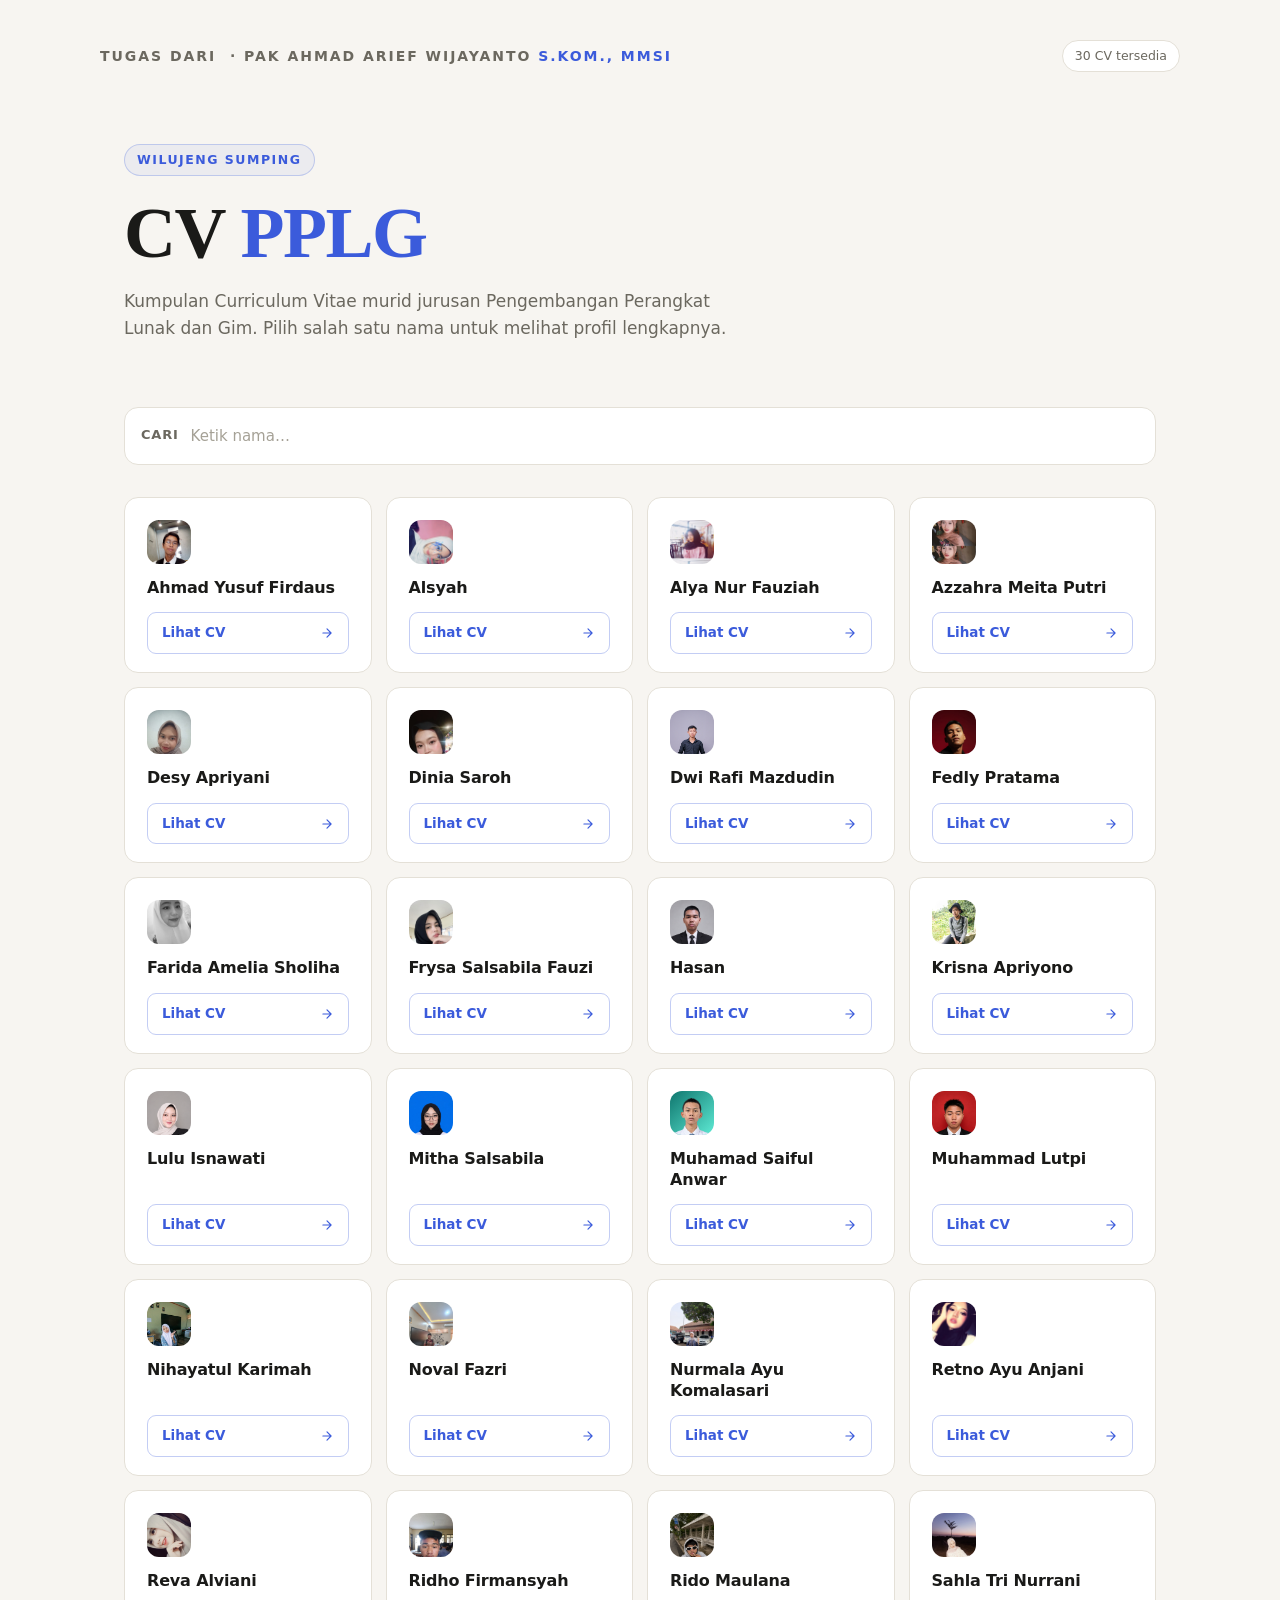
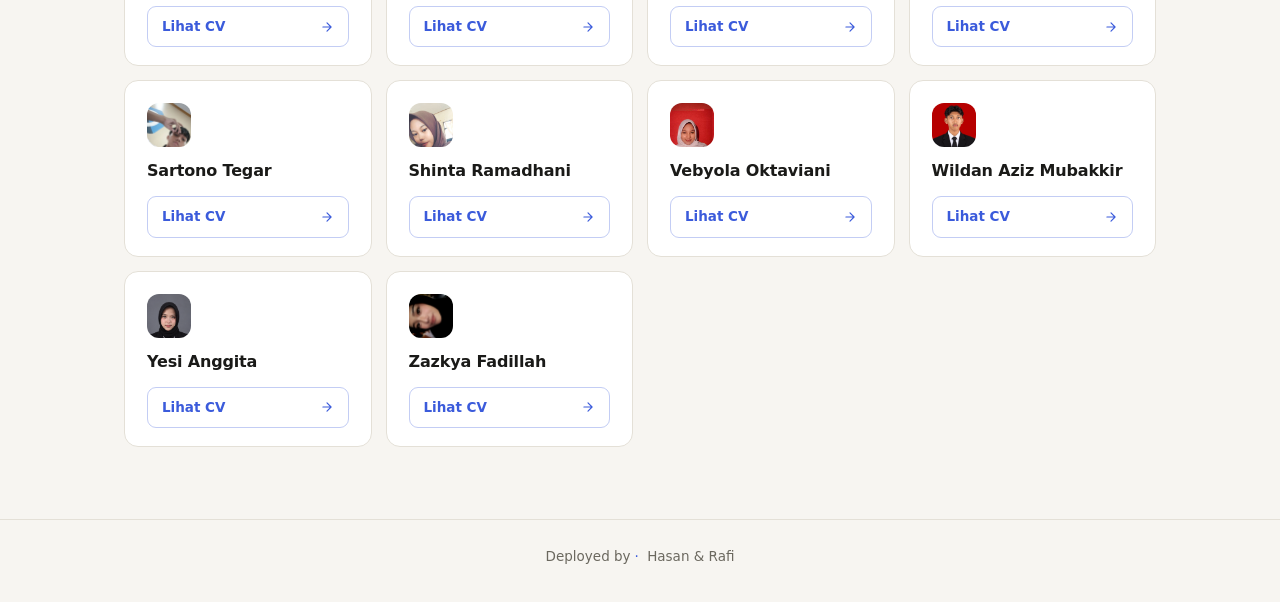
<file: index.html>
<!doctype html>
<html lang="id">
  <head>
    <meta charset="UTF-8" />
    <meta name="viewport" content="width=device-width, initial-scale=1.0" />
    <title>CV PPLG — Kumpulan Curriculum Vitae</title>
    <link rel="icon" type="image/jpeg" href="icon.jpg" />
    <meta
      name="description"
      content="Portal kumpulan Curriculum Vitae siswa jurusan PPLG (Pengembangan Perangkat Lunak dan Gim)."
    />
    <style>
      :root {
        --bg: #f7f5f1;
        --ink: #1a1a18;
        --ink-soft: #6b685f;
        --line: #e4e0d7;
        --accent: #3b5bdb;
        --accent-ink: #ffffff;
        --card: #ffffff;
        --max: 1080px;
      }

      * {
        margin: 0;
        padding: 0;
        box-sizing: border-box;
      }

      html {
        scroll-behavior: smooth;
      }

      body {
        background: var(--bg);
        color: var(--ink);
        font-family:
          "Segoe UI",
          system-ui,
          -apple-system,
          "Helvetica Neue",
          Arial,
          sans-serif;
        line-height: 1.6;
        min-height: 100vh;
        display: flex;
        flex-direction: column;
        -webkit-font-smoothing: antialiased;
      }

      .wrap {
        width: 100%;
        max-width: var(--max);
        margin: 0 auto;
        padding: 0 24px;
        flex: 1;
      }

      /* ---------- Header ---------- */
      .site-head {
        padding: 40px 0 8px;
        display: flex;
        align-items: center;
        justify-content: space-between;
        gap: 16px;
      }

      .brand {
        font-size: 14px;
        font-weight: 600;
        letter-spacing: 0.14em;
        text-transform: uppercase;
        color: var(--ink-soft);
      }

      .brand b {
        color: var(--accent);
        font-weight: 700;
      }

      .count-pill {
        font-size: 12.5px;
        color: var(--ink-soft);
        border: 1px solid var(--line);
        background: var(--card);
        padding: 5px 12px;
        border-radius: 999px;
        white-space: nowrap;
      }

      /* ---------- Hero ---------- */
      .hero {
        padding: 64px 0 56px;
        max-width: 720px;
      }

      .hero .eyebrow {
        display: inline-block;
        font-size: 12.5px;
        font-weight: 600;
        letter-spacing: 0.12em;
        text-transform: uppercase;
        color: var(--accent);
        border: 1px solid rgba(59, 91, 219, 0.25);
        background: rgba(59, 91, 219, 0.06);
        padding: 5px 12px;
        border-radius: 999px;
        margin-bottom: 20px;
      }

      .hero h1 {
        font-family: Georgia, "Palatino Linotype", "Times New Roman", serif;
        font-weight: 600;
        font-size: clamp(44px, 8vw, 72px);
        line-height: 1.03;
        letter-spacing: -0.02em;
      }

      .hero h1 em {
        font-style: normal;
        color: var(--accent);
      }

      .hero p {
        margin-top: 18px;
        font-size: 17px;
        color: var(--ink-soft);
        max-width: 56ch;
      }

      /* ---------- Search ---------- */
      .search-row {
        display: flex;
        gap: 12px;
        align-items: center;
        flex-wrap: wrap;
        padding: 14px 16px;
        background: var(--card);
        border: 1px solid var(--line);
        border-radius: 14px;
        margin: 8px 0 32px;
      }

      .search-row label {
        font-size: 13px;
        font-weight: 600;
        letter-spacing: 0.06em;
        text-transform: uppercase;
        color: var(--ink-soft);
        flex-shrink: 0;
      }

      .search-input-wrap {
        flex: 1;
        min-width: 180px;
      }

      #search {
        width: 100%;
        font: inherit;
        font-size: 15px;
        color: var(--ink);
        background: transparent;
        border: 0;
        outline: 0;
        padding: 2px 0;
      }

      #search::placeholder {
        color: #a5a196;
      }

      .search-empty {
        display: none;
        text-align: center;
        color: var(--ink-soft);
        padding: 48px 0 56px;
      }

      .search-empty b {
        display: block;
        font-size: 18px;
        color: var(--ink);
        margin-bottom: 4px;
      }

      /* ---------- Grid ---------- */
      .grid {
        display: grid;
        grid-template-columns: repeat(auto-fill, minmax(230px, 1fr));
        gap: 14px;
        padding-bottom: 72px;
      }

      .card {
        display: flex;
        flex-direction: column;
        gap: 14px;
        padding: 22px 22px 18px;
        background: var(--card);
        border: 1px solid var(--line);
        border-radius: 14px;
        transition:
          border-color 0.18s ease,
          transform 0.18s ease,
          box-shadow 0.18s ease;
      }

      .card:hover {
        border-color: rgba(59, 91, 219, 0.4);
        transform: translateY(-2px);
        box-shadow: 0 8px 24px rgba(26, 26, 24, 0.06);
      }

      .avatar {
        width: 44px;
        height: 44px;
        border-radius: 12px;
        display: grid;
        place-items: center;
        font-weight: 700;
        font-size: 18px;
        color: #fff;
        background: linear-gradient(135deg, var(--c1), var(--c2));
        letter-spacing: 0.02em;
        overflow: hidden;
        padding: 0;
      }

      .avatar img {
        width: 100%;
        height: 100%;
        object-fit: cover;
        display: block;
      }

      .card h2 {
        font-size: 16px;
        font-weight: 600;
        letter-spacing: -0.01em;
        line-height: 1.3;
      }

      .card a {
        margin-top: auto;
        display: inline-flex;
        align-items: center;
        justify-content: space-between;
        gap: 8px;
        text-decoration: none;
        font-size: 13.5px;
        font-weight: 600;
        color: var(--accent);
        padding: 9px 14px;
        border: 1px solid rgba(59, 91, 219, 0.3);
        border-radius: 9px;
        background: transparent;
        transition:
          background 0.18s ease,
          color 0.18s ease,
          border-color 0.18s ease;
      }

      .card a:hover {
        background: var(--accent);
        color: var(--accent-ink);
        border-color: var(--accent);
      }

      .card a svg {
        flex-shrink: 0;
      }

      .hide {
        display: none !important;
      }

      /* ---------- Footer ---------- */
      .site-foot {
        border-top: 1px solid var(--line);
        padding: 26px 0 34px;
        text-align: center;
        font-size: 13.5px;
        color: var(--ink-soft);
      }

      .site-foot .dot {
        color: var(--accent);
        padding: 0 4px;
      }

      /* ---------- Responsive ---------- */
      @media (max-width: 560px) {
        .site-head {
          flex-direction: column;
          align-items: center;
          text-align: center;
          padding-top: 28px;
          gap: 10px;
        }
        .brand {
          max-width: 320px;
          line-height: 1.5;
          white-space: normal;
        }
        .count-pill {
          white-space: normal;
          text-align: center;
        }
        .hero {
          padding: 44px 0 40px;
        }
        .hero h1 {
          letter-spacing: -0.015em;
        }
        .grid {
          gap: 12px;
        }
        .card {
          padding: 20px 18px 16px;
        }
      }
    </style>
  </head>
  <body>
    <header class="wrap site-head">
      <div class="brand">
        Tugas dari <span>&nbsp;·&nbsp;</span>pak&nbsp;Ahmad Arief Wijayanto
        <span><b>S.Kom., MMSI</b></span>
      </div>
      <div class="count-pill" id="countPill">30 CV tersedia</div>
    </header>

    <main class="wrap">
      <section class="hero">
        <span class="eyebrow">wilujeng sumping</span>
        <h1>CV <em>PPLG</em></h1>
        <p>
          Kumpulan Curriculum Vitae murid jurusan Pengembangan Perangkat Lunak
          dan Gim. Pilih salah satu nama untuk melihat profil lengkapnya.
        </p>
      </section>

      <section class="search-row" aria-label="Cari CV">
        <label for="search">Cari</label>
        <div class="search-input-wrap">
          <input
            id="search"
            type="search"
            placeholder="Ketik nama…"
            autocomplete="off"
          />
        </div>
      </section>

      <section class="grid" id="grid"></section>

      <div class="search-empty" id="empty">
        <b>Tidak ada hasil</b>
        Tidak menemukan nama «<span id="q"></span>» yang kamu cari.
      </div>
    </main>

    <footer class="site-foot">
      <div class="wrap">
        Deployed by<span class="dot">·</span> Hasan &amp; Rafi
      </div>
    </footer>

    <script>
      (function () {
        var data = [
          {
            name: "Ahmad Yusuf Firdaus",
            href: "src/yusuf/index.php",
            c1: "#2563eb",
            c2: "#64748b",
            photo: "src/yusuf/assets/image/me.jpeg",
          },
          {
            name: "Alsyah",
            href: "src/alsa/indexx.php",
            c1: "#6366f1",
            c2: "#8b5cf6",
            photo: "src/alsa/foto1.jpeg",
          },
          {
            name: "Alya Nur Fauziah",
            href: "src/alya/index.php",
            c1: "#ec4899",
            c2: "#f472b6",
            photo: "src/alya/asset/foto.jpeg",
          },
          {
            name: "Azzahra Meita Putri",
            href: "src/zahraa/cvzahra.php",
            c1: "#d946ef",
            c2: "#a21caf",
            photo: "src/zahraa/zahra.jpeg",
          },
          {
            name: "Desy Apriyani",
            href: "src/desy/cv.php",
            c1: "#38bdf8",
            c2: "#0ea5e9",
            photo: "src/desy/fotode.jpeg",
          },
          {
            name: "Dinia Saroh",
            href: "src/dini/index.php",
            c1: "#725cff",
            c2: "#a58cff",
            photo: "src/dini/asset/dini.jpeg",
          },
          {
            name: "Dwi Rafi Mazdudin",
            href: "src/rafi/index.php",
            c1: "#3b82f6",
            c2: "#60a5fa",
            photo: "src/rafi/IMG_1029.jpg",
          },
          {
            name: "Fedly Pratama",
            href: "src/fedly/index.html",
            c1: "#dc2626",
            c2: "#f87171",
            photo: "src/fedly/IMG-20251206-WA0790.jpg",
          },
          {
            name: "Farida Amelia Sholiha",
            href: "src/farida/cv.php",
            c1: "#64748b",
            c2: "#94a3b8",
            photo: "src/farida/fotofarida.jpeg",
          },
          {
            name: "Frysa Salsabila Fauzi",
            href: "src/frysa/index.php",
            c1: "#ec4899",
            c2: "#f9a8d4",
            photo: "src/frysa/foto1.jpeg",
          },
          {
            name: "Hasan",
            href: "src/hasan/index.php",
            c1: "#f59e0b",
            c2: "#f97316",
            photo: "src/hasan/hasan.png",
          },
          {
            name: "Krisna Apriyono",
            href: "src/krisna/index.php",
            c1: "#7c3aed",
            c2: "#a78bfa",
            photo: "src/krisna/kis.jpeg",
          },
          {
            name: "Lulu Isnawati",
            href: "src/lulu/index.php",
            c1: "#10b981",
            c2: "#34d399",
            photo: "src/lulu/assets/lulu1.jpeg",
          },
          {
            name: "Mitha Salsabila",
            href: "src/mitha/cv.php",
            c1: "#059669",
            c2: "#34d399",
            photo: "src/mitha/foto-mitha.jpeg",
          },
          {
            name: "Muhamad Saiful Anwar",
            href: "src/ipul/index.html",
            c1: "#0f766e",
            c2: "#5eead4",
            photo: "src/ipul/assets/img/profile.png",
          },
          {
            name: "Muhammad Lutpi",
            href: "src/lutpi/cv2.php",
            c1: "#0ea5e9",
            c2: "#38bdf8",
            photo: "src/lutpi/lutpi.jpg",
          },
          {
            name: "Nihayatul Karimah",
            href: "src/niha/cvniha.php",
            c1: "#8b5cf6",
            c2: "#a78bfa",
            photo: "src/niha/nihacv.jpg.jpeg",
          },
          {
            name: "Noval Fazri",
            href: "src/noval/index.php",
            c1: "#14b8a6",
            c2: "#2dd4bf",
            photo: "src/noval/noval.jpeg",
          },
          {
            name: "Nurmala Ayu Komalasari",
            href: "src/mala/index.php",
            c1: "#f43f5e",
            c2: "#fb7185",
            photo: "src/mala/assets/malmal.jpeg",
          },
          {
            name: "Retno Ayu Anjani",
            href: "src/retno/index.php",
            c1: "#d946ef",
            c2: "#e879f9",
            photo: "src/retno/image/imupp.jpeg",
          },
          {
            name: "Reva Alviani",
            href: "src/reva/index.php",
            c1: "#06b6d4",
            c2: "#22d3ee",
            photo: "src/reva/foto4.jpg",
          },
          {
            name: "Ridho Firmansyah",
            href: "src/ridho/index.php",
            c1: "#06b6d4",
            c2: "#22d3ee",
            photo: "src/ridho/assets/img/SSS.jpeg",
          },
          {
            name: "Rido Maulana",
            href: "src/rido/index.php",
            c1: "#475569",
            c2: "#94a3b8",
            photo: "src/rido/foto.png",
          },
          {
            name: "Sahla Tri Nurrani",
            href: "src/sahla/sahla5.php",
            c1: "#ef4444",
            c2: "#f87171",
            photo: "src/sahla/fotosahla.jpeg",
          },
          {
            name: "Sartono Tegar",
            href: "src/tegar/index.php",
            c1: "#2563eb",
            c2: "#93c5fd",
            photo: "src/tegar/assets/Profile.jpg",
          },
          {
            name: "Shinta Ramadhani",
            href: "src/shinta/index.php",
            c1: "#a855f7",
            c2: "#c084fc",
            photo: "src/shinta/fotosinta.jpeg",
          },
          {
            name: "Vebyola Oktaviani",
            href: "src/vebyola/vebyola.php",
            c1: "#f43f5e",
            c2: "#fda4af",
            photo: "src/vebyola/veb.jpeg",
          },
          {
            name: "Wildan Aziz Mubakkir",
            href: "src/wildan/cv_wldn.php",
            c1: "#1e3a8a",
            c2: "#f59e0b",
            photo: "src/wildan/asset/wildan.png",
          },
          {
            name: "Yesi Anggita",
            href: "src/yesi/index.php",
            c1: "#db2777",
            c2: "#f9a8d4",
            photo: "src/yesi/assets/foto1.png",
          },
          {
            name: "Zazkya Fadillah",
            href: "src/zazkya/index.php",
            c1: "#0ea5e9",
            c2: "#6366f1",
            photo: "src/zazkya/image/zazkya.jpeg",
          },
        ];

        var grid = document.getElementById("grid"),
          input = document.getElementById("search"),
          empty = document.getElementById("empty"),
          qEl = document.getElementById("q"),
          countPill = document.getElementById("countPill");

        function render(items) {
          grid.innerHTML = "";
          items.forEach(function (p) {
            var card = document.createElement("article");
            card.className = "card";

            var av = document.createElement("div");
            av.className = "avatar";
            av.style.setProperty("--c1", p.c1);
            av.style.setProperty("--c2", p.c2);

            if (p.photo) {
              var img = document.createElement("img");
              img.src = p.photo;
              img.alt = "Foto " + p.name;
              img.loading = "lazy";
              img.onerror = function () {
                this.remove();
              };
              av.appendChild(img);
            }

            var h = document.createElement("h2");
            h.textContent = p.name;

            var a = document.createElement("a");
            a.href = p.href;
            a.target = "_blank";
            a.rel = "noopener";
            a.setAttribute("aria-label", "Lihat CV " + p.name);
            a.innerHTML =
              "Lihat CV" +
              '<svg width="14" height="14" viewBox="0 0 24 24" fill="none" stroke="currentColor" stroke-width="2" stroke-linecap="round" stroke-linejoin="round" aria-hidden="true"><path d="M5 12h14M12 5l7 7-7 7"/></svg>';

            card.appendChild(av);
            card.appendChild(h);
            card.appendChild(a);
            grid.appendChild(card);
          });

          input.setAttribute("data-total", items.length);
        }

        function filter() {
          var q = input.value.trim().toLowerCase();
          var list =
            q === ""
              ? data
              : data.filter(function (p) {
                  return p.name.toLowerCase().indexOf(q) !== -1;
                });
          render(list);
          empty.style.display = list.length === 0 ? "block" : "none";
          qEl.textContent = input.value.trim();
          countPill.textContent = list.length + " dari " + data.length + " CV";
        }

        input.addEventListener("input", filter);
        render(data);
      })();
    </script>
  </body>
</html>
</file>
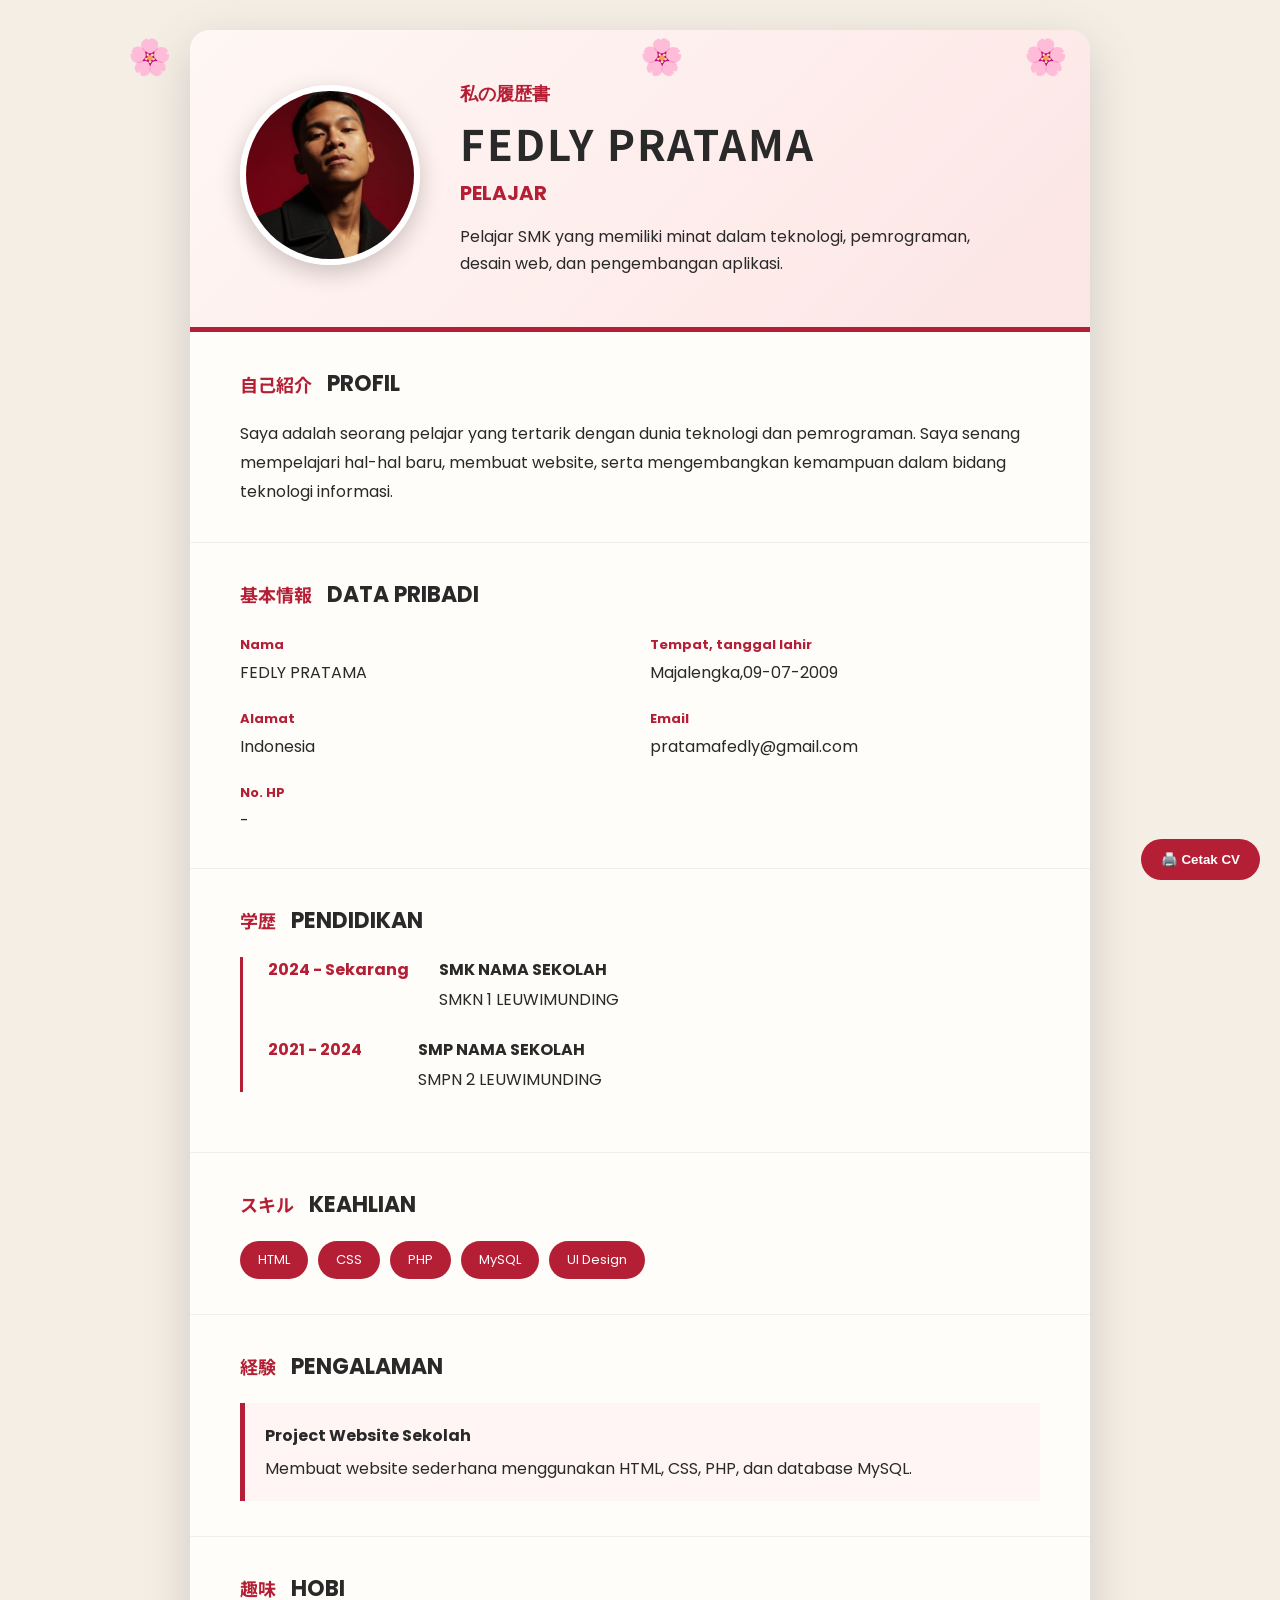
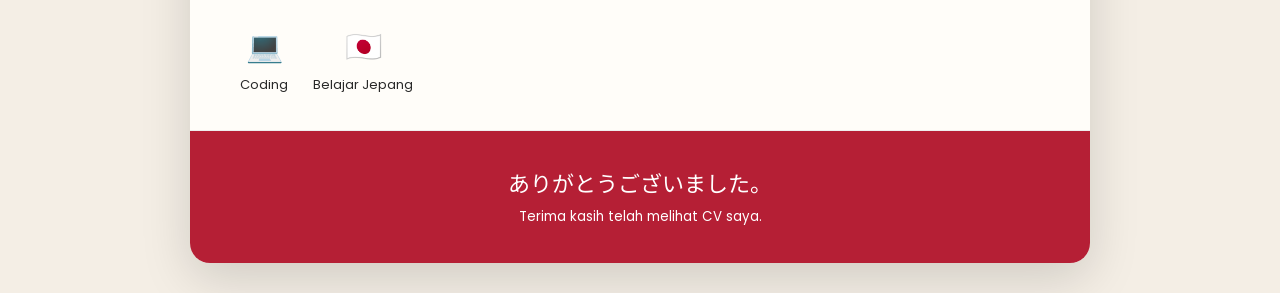
<file: src/fedly/index.html>
<!DOCTYPE html>
<html lang="id">
<head>
    <meta charset="UTF-8">
    <meta name="viewport" content="width=device-width, initial-scale=1.0">

    <title>CV Jepang - Nama Kamu</title>

    <link rel="stylesheet" href="style.css">

    <link href="https://fonts.googleapis.com/css2?family=Noto+Sans+JP:wght@400;500;700;900&family=Poppins:wght@400;500;600;700&display=swap" rel="stylesheet">
</head>

<body>

    <!-- Background Jepang -->
    <div class="sakura sakura1">🌸</div>
    <div class="sakura sakura2">🌸</div>
    <div class="sakura sakura3">🌸</div>

    <main class="cv">

        <!-- HEADER -->
        <section class="header">

            <div class="foto-container">

                <img
                    id="fotoProfil"
                    src="IMG-20251206-WA0790.jpg"
                    alt="Foto Profil"
                >


            </div>

            <div class="identitas">

                <p class="jepang">私の履歴書</p>

                <h1>FEDLY PRATAMA</h1>

                <h2>PELAJAR</h2>

                <p class="deskripsi">
                    Pelajar SMK yang memiliki minat dalam teknologi,
                    pemrograman, desain web, dan pengembangan aplikasi.
                </p>

            </div>

        </section>


        <!-- PROFIL -->
        <section class="bagian">

            <div class="judul">
                <span>自己紹介</span>
                <h3>PROFIL</h3>
            </div>

            <p>
                Saya adalah seorang pelajar yang tertarik dengan dunia
                teknologi dan pemrograman. Saya senang mempelajari hal-hal
                baru, membuat website, serta mengembangkan kemampuan
                dalam bidang teknologi informasi.
            </p>

        </section>


        <!-- DATA PRIBADI -->
        <section class="bagian">

            <div class="judul">
                <span>基本情報</span>
                <h3>DATA PRIBADI</h3>
            </div>

            <div class="data">

                <div>
                    <strong>Nama</strong>
                    <p>FEDLY PRATAMA</p>
                </div>

                <div>
                    <strong>Tempat, tanggal lahir</strong>
                    <p>Majalengka,09-07-2009</p>
                </div>

                <div>
                    <strong>Alamat</strong>
                    <p>Indonesia</p>
                </div>

                <div>
                    <strong>Email</strong>
                    <p>pratamafedly@gmail.com</p>
                </div>

                <div>
                    <strong>No. HP</strong>
                    <p>-</p>
                </div>

            </div>

        </section>


        <!-- PENDIDIKAN -->
        <section class="bagian">

            <div class="judul">
                <span>学歴</span>
                <h3>PENDIDIKAN</h3>
            </div>

            <div class="timeline">

                <div class="timeline-item">

                    <div class="tahun">2024 - Sekarang</div>

                    <div>
                        <h4>SMK NAMA SEKOLAH</h4>
                        <p>SMKN 1 LEUWIMUNDING</p>
                    </div>

                </div>

                <div class="timeline-item">

                    <div class="tahun">2021 - 2024</div>

                    <div>
                        <h4>SMP NAMA SEKOLAH</h4>
                        <p>SMPN 2 LEUWIMUNDING</p>
                    </div>

                </div>

            </div>

        </section>


        <!-- SKILL -->
        <section class="bagian">

            <div class="judul">
                <span>スキル</span>
                <h3>KEAHLIAN</h3>
            </div>

            <div class="skills">

                <span>HTML</span>
                <span>CSS</span>
                <span>PHP</span>
                <span>MySQL</span>
                <span>UI Design</span>

            </div>

        </section>


        <!-- PENGALAMAN -->
        <section class="bagian">

            <div class="judul">
                <span>経験</span>
                <h3>PENGALAMAN</h3>
            </div>

            <div class="pengalaman">

                <h4>Project Website Sekolah</h4>

                <p>
                    Membuat website sederhana menggunakan HTML,
                    CSS, PHP, dan database MySQL.
                </p>

            </div>

        </section>


        <!-- HOBI -->
        <section class="bagian">

            <div class="judul">
                <span>趣味</span>
                <h3>HOBI</h3>
            </div>

            <div class="hobi">
                <div>💻<span>Coding</span></div>
                <div>🇯🇵<span>Belajar Jepang</span></div>

            </div>

        </section>


        <!-- FOOTER -->

        <footer>

            <p>ありがとうございました。</p>

            <small>
                Terima kasih telah melihat CV saya.
            </small>

        </footer>

    </main>


    <!-- Tombol Cetak -->

    <button class="print" onclick="window.print()">
        🖨️ Cetak CV
    </button>


    <script src="script.js"></script>

</body>
</html>
</file>
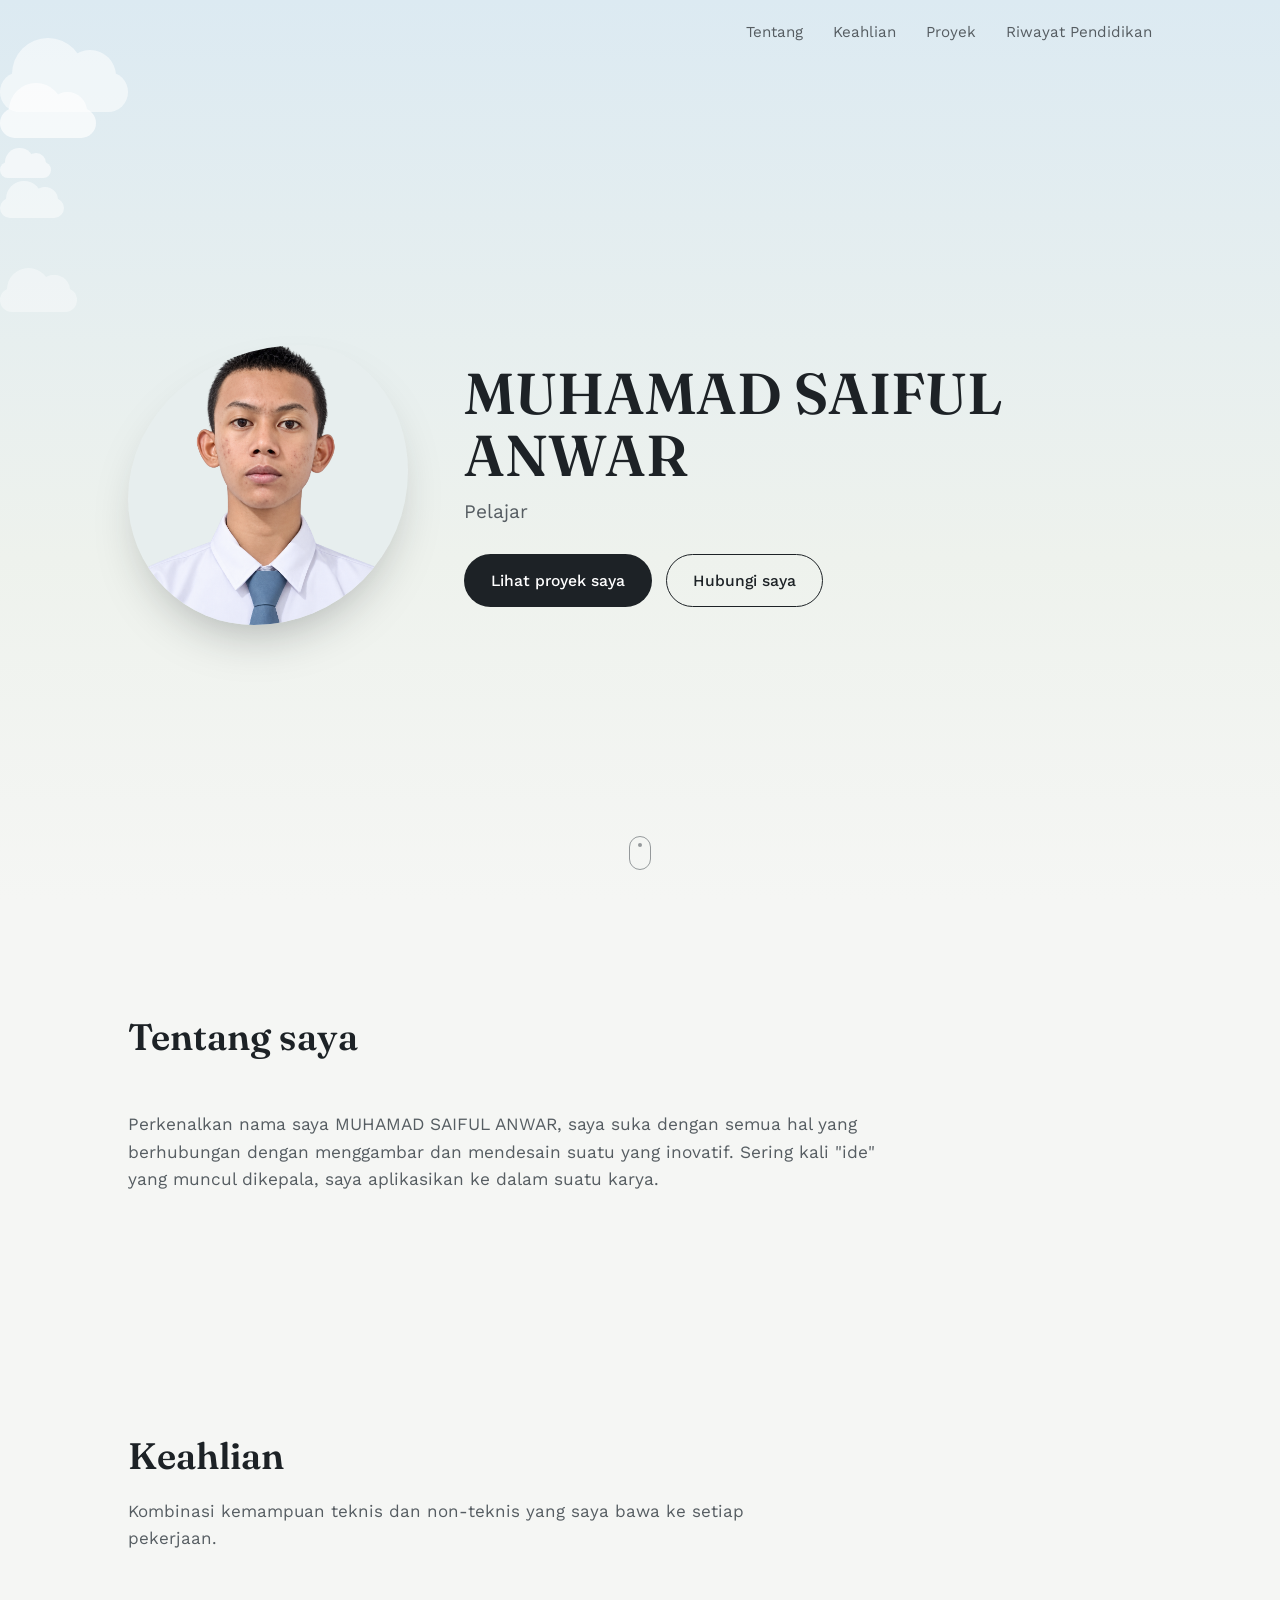
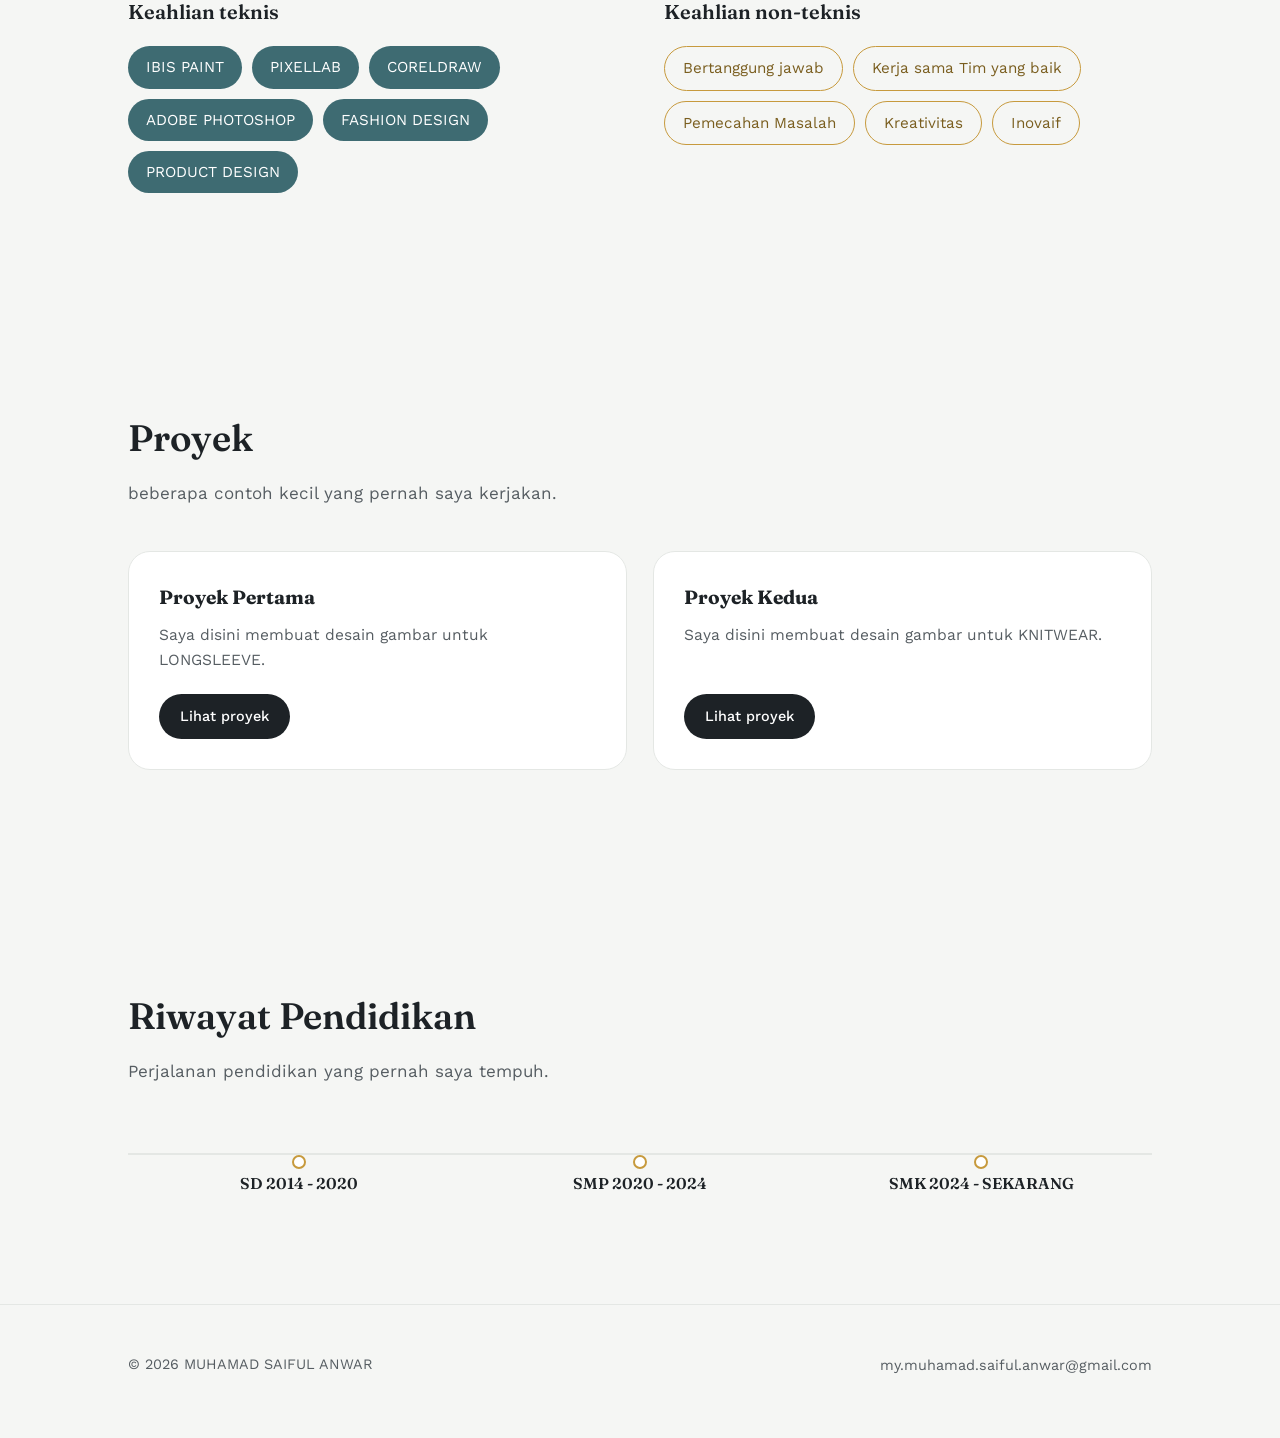
<file: src/ipul/index.html>
<!DOCTYPE html>
<html lang="id">
<head>
<meta charset="UTF-8">
<meta name="viewport" content="width=device-width, initial-scale=1.0">
<title>MUHAMAD SAIFUL ANWAR — Pelajar</title>
<meta name="description" content="Halo! Saya seorang pengembang web yang senang membangun produk digital dari nol, mulai dari merancang tampilan hingga menyusun logika di baliknya...">
<link rel="preconnect" href="https://fonts.googleapis.com">
<link rel="preconnect" href="https://fonts.gstatic.com" crossorigin>
<link href="https://fonts.googleapis.com/css2?family=Fraunces:ital,wght@0,500;0,600;1,500&family=Work+Sans:wght@400;500;600&display=swap" rel="stylesheet">
<link rel="stylesheet" href="assets/css/style.css">
</head>
<body>

<div class="scroll-progress"></div>

<!-- Kursor kustom desktop: dinonaktifkan otomatis lewat JS di layar sentuh
     atau saat pengguna memilih "reduce motion". -->
<div class="cursor-dot" aria-hidden="true"></div>
<div class="cursor-ring" aria-hidden="true"></div>

<nav class="nav">
    <div class="wrap">
        <span class="nav-name">MUHAMAD SAIFUL ANWAR</span>
        <ul class="nav-links">
            <li><a href="#tentang">Tentang</a></li>
            <li><a href="#keahlian">Keahlian</a></li>
            <li><a href="#proyek">Proyek</a></li>
            <li><a href="#pendidikan">Riwayat Pendidikan</a></li>
            <!-- Bagian tambahan: tambahkan <li><a href="#id-bagian">Judul</a></li> di sini -->
        </ul>
    </div>
</nav>

<header class="hero">
    <div class="hero-sky" aria-hidden="true" data-parallax="6">
        <div class="cloud-layer c1"><div class="cloud"></div></div>
        <div class="cloud-layer c2"><div class="cloud"></div></div>
        <div class="cloud-layer c3"><div class="cloud"></div></div>
        <div class="cloud-layer c4"><div class="cloud"></div></div>
        <div class="cloud-layer c5"><div class="cloud"></div></div>
    </div>

    <div class="wrap hero-content">
        <div class="hero-photo">
            <div class="hero-photo-frame" data-parallax="18">
                <img src="assets/img/profile.png" alt="Foto MUHAMAD SAIFUL ANWAR">
            </div>
        </div>

        <div class="hero-text">
            <h1 class="hero-name">MUHAMAD SAIFUL ANWAR</h1>
            <p class="hero-tagline">Pelajar</p>
            <div class="hero-actions">
                <a href="#proyek" class="btn btn-primary">Lihat proyek saya</a>
                <a href="mailto:my.muhamad.saiful.anwar@gmail.com" class="btn btn-ghost">Hubungi saya</a>
            </div>
        </div>
    </div>

    <span class="scroll-hint" aria-hidden="true"></span>
</header>

<main>
    <section id="tentang" class="about">
        <div class="wrap">
            <div class="section-head reveal">
                <h2>Tentang saya</h2>
            </div>
            <p class="reveal">Perkenalkan nama saya MUHAMAD SAIFUL ANWAR, saya suka dengan semua hal yang berhubungan dengan menggambar dan mendesain suatu yang inovatif. Sering kali "ide" yang muncul dikepala, saya aplikasikan ke dalam suatu karya.</p>
        </div>
    </section>

    <section id="keahlian" class="skills">
        <div class="wrap">
            <div class="section-head reveal">
                <h2>Keahlian</h2>
                <p>Kombinasi kemampuan teknis dan non-teknis yang saya bawa ke setiap pekerjaan.</p>
            </div>

            <div class="skills-grid">
                <div class="skill-group reveal">
                    <h3>Keahlian teknis</h3>
                    <ul class="tag-list tag-technical stagger">
                        <li>IBIS PAINT</li>
                        <li>PIXELLAB</li>
                        <li>CORELDRAW</li>
                        <li>ADOBE PHOTOSHOP</li>
                        <li>FASHION DESIGN</li>
                        <li>PRODUCT DESIGN</li>
                    </ul>
                </div>

                <div class="skill-group reveal">
                    <h3>Keahlian non-teknis</h3>
                    <ul class="tag-list tag-nontechnical stagger">
                        <li>Bertanggung jawab</li>
                        <li>Kerja sama Tim yang baik</li>
                        <li>Pemecahan Masalah</li>
                        <li>Kreativitas</li>
                        <li>Inovaif</li>
                    </ul>
                </div>
            </div>
        </div>
    </section>

    <section id="proyek" class="projects">
        <div class="wrap">
            <div class="section-head reveal">
                <h2>Proyek</h2>
                <p>beberapa contoh kecil yang pernah saya kerjakan.</p>
            </div>

            <!-- Tambah proyek: salin satu blok <div class="project-card tilt-card"> -->
            <div class="project-grid stagger">
                <div class="project-card tilt-card">
                    <h3>Proyek Pertama</h3>
                    <p>Saya disini membuat desain gambar untuk LONGSLEEVE.</p>
                    <a class="btn btn-primary" href="#" target="_blank" rel="noopener">Lihat proyek</a>
                </div>
                <div class="project-card tilt-card">
                    <h3>Proyek Kedua</h3>
                    <p>Saya disini membuat desain gambar untuk KNITWEAR.</p>
                    <a class="btn btn-primary" href="#" target="_blank" rel="noopener">Lihat proyek</a>
                </div>
            </div>
        </div>
    </section>

    <section id="pendidikan" class="education">
        <div class="wrap">
            <div class="section-head reveal">
                <h2>Riwayat Pendidikan</h2>
                <p>Perjalanan pendidikan yang pernah saya tempuh.</p>
            </div>

            <!-- Tambah jenjang: salin satu blok <div class="timeline-item"> -->
            <div class="timeline stagger">
                <div class="timeline-item">
                    <span class="timeline-dot"></span>
                    <p class="timeline-label">SD 2014 - 2020</p>
                </div>
                <div class="timeline-item">
                    <span class="timeline-dot"></span>
                    <p class="timeline-label">SMP 2020 - 2024</p>
                </div>
                <div class="timeline-item">
                    <span class="timeline-dot"></span>
                    <p class="timeline-label">SMK 2024 - SEKARANG</p>
                </div>
            </div>
        </div>
    </section>

    <!--
        Bagian tambahan (opsional). Salin blok di bawah, ganti id, judul, dan isinya,
        lalu tambahkan link-nya di menu navigasi di atas.

    <section id="nama-bagian" class="custom-section">
        <div class="wrap">
            <div class="section-head reveal">
                <h2>Judul Bagian</h2>
            </div>
            <p class="reveal custom-section-text">Isi paragraf di sini.</p>
        </div>
    </section>
    -->
</main>

<button class="back-to-top" aria-label="Kembali ke atas" type="button">&uarr;</button>

<footer>
    <div class="wrap">
        <p class="footer-note">&copy; <span id="year">2026</span> MUHAMAD SAIFUL ANWAR</p>
        <ul class="footer-links">
            <li><a href="mailto:my.muhamad.saiful.anwar@gmail.com">my.muhamad.saiful.anwar@gmail.com</a></li>
        </ul>
    </div>
</footer>

<script>document.getElementById('year').textContent = new Date().getFullYear();</script>
<script src="assets/js/main.js"></script>
</body>
</html>
</file>
<file: src/fedly/style.css>
* {
    margin: 0;
    padding: 0;
    box-sizing: border-box;
}

body {
    font-family: 'Poppins', sans-serif;
    background: #f4eee5;
    color: #292929;
    padding: 30px 15px;
}

/* CV */

.cv {
    max-width: 900px;
    margin: auto;
    background: #fffdf9;
    border-radius: 20px;
    overflow: hidden;
    box-shadow: 0 15px 50px rgba(0,0,0,0.15);
}

/* HEADER */

.header {
    display: flex;
    align-items: center;
    gap: 40px;
    padding: 50px;
    background:
        linear-gradient(
            135deg,
            #fff7f4,
            #fce5e5
        );

    border-bottom: 5px solid #b51f35;
}

.foto-container {
    position: relative;
    text-align: center;
    flex-shrink: 0;
}

.foto-container img {
    width: 180px;
    height: 180px;
    object-fit: cover;
    border-radius: 50%;
    border: 6px solid white;
    box-shadow: 0 8px 25px rgba(0,0,0,0.2);
}

.ganti-foto {
    display: block;
    margin-top: 10px;
    padding: 8px 14px;
    background: #b51f35;
    color: white;
    border-radius: 20px;
    cursor: pointer;
    font-size: 12px;
}

.ganti-foto:hover {
    background: #8d182a;
}

.jepang {
    color: #b51f35;
    font-size: 18px;
    font-weight: bold;
    margin-bottom: 5px;
}

.identitas h1 {
    font-family: 'Noto Sans JP', sans-serif;
    font-size: 42px;
    letter-spacing: 2px;
}

.identitas h2 {
    color: #b51f35;
    font-size: 20px;
    margin: 5px 0 15px;
}

.deskripsi {
    line-height: 1.7;
    max-width: 550px;
}


/* BAGIAN */

.bagian {
    padding: 35px 50px;
    border-bottom: 1px solid #eee;
}

.judul {
    display: flex;
    align-items: center;
    gap: 15px;
    margin-bottom: 20px;
}

.judul span {
    color: #b51f35;
    font-family: 'Noto Sans JP', sans-serif;
    font-size: 18px;
    font-weight: bold;
}

.judul h3 {
    font-size: 22px;
}

.bagian > p {
    line-height: 1.8;
}


/* DATA */

.data {
    display: grid;
    grid-template-columns: 1fr 1fr;
    gap: 20px;
}

.data strong {
    font-size: 13px;
    color: #b51f35;
}

.data p {
    margin-top: 4px;
}


/* TIMELINE */

.timeline {
    border-left: 3px solid #b51f35;
    padding-left: 25px;
}

.timeline-item {
    display: flex;
    gap: 30px;
    margin-bottom: 25px;
}

.tahun {
    min-width: 120px;
    font-weight: bold;
    color: #b51f35;
}

.timeline-item h4 {
    margin-bottom: 5px;
}


/* SKILL */

.skills {
    display: flex;
    flex-wrap: wrap;
    gap: 10px;
}

.skills span {
    padding: 9px 18px;
    border-radius: 30px;
    background: #b51f35;
    color: white;
    font-size: 13px;
}


/* PENGALAMAN */

.pengalaman {
    padding: 20px;
    border-left: 5px solid #b51f35;
    background: #fff5f5;
}

.pengalaman h4 {
    margin-bottom: 8px;
}


/* HOBI */

.hobi {
    display: flex;
    gap: 25px;
    flex-wrap: wrap;
}

.hobi div {
    display: flex;
    flex-direction: column;
    align-items: center;
    gap: 5px;
    font-size: 30px;
}

.hobi span {
    font-size: 13px;
}


/* FOOTER */

footer {
    text-align: center;
    padding: 35px;
    background: #b51f35;
    color: white;
}

footer p {
    font-family: 'Noto Sans JP', sans-serif;
    font-size: 22px;
    margin-bottom: 5px;
}


/* SAKURA */

.sakura {
    position: fixed;
    font-size: 35px;
    animation: jatuh 8s linear infinite;
    pointer-events: none;
}

.sakura1 {
    left: 10%;
}

.sakura2 {
    left: 50%;
    animation-delay: 3s;
}

.sakura3 {
    left: 80%;
    animation-delay: 5s;
}

@keyframes jatuh {

    0% {
        top: -50px;
        transform: rotate(0deg);
    }

    100% {
        top: 100%;
        transform: rotate(360deg);
    }

}


/* TOMBOL CETAK */

.print {
    position: fixed;
    right: 20px;
    bottom: 20px;
    padding: 13px 20px;
    border: none;
    border-radius: 30px;
    background: #b51f35;
    color: white;
    font-weight: bold;
    cursor: pointer;
}


/* MOBILE */

@media (max-width: 650px) {

    body {
        padding: 10px;
    }

    .header {
        flex-direction: column;
        text-align: center;
        padding: 35px 20px;
    }

    .identitas h1 {
        font-size: 30px;
    }

    .bagian {
        padding: 25px 20px;
    }

    .data {
        grid-template-columns: 1fr;
    }

    .timeline-item {
        flex-direction: column;
        gap: 5px;
    }

}


/* CETAK */

@media print {

    body {
        background: white;
        padding: 0;
    }

    .cv {
        box-shadow: none;
        max-width: 100%;
    }

    .print,
    .ganti-foto {
        display: none;
    }

    .sakura {
        display: none;
    }

}
</file>
<file: src/ipul/assets/css/style.css>
/* =========================================================
   DESIGN TOKENS
   Konsep: "langit pagi yang tenang" — palet dingin, natural,
   satu aksen berani (emas) dipakai seperlunya saja.
   ========================================================= */
:root {
    --ink: #1D2226;
    --ink-soft: #565D62;
    --porcelain: #F5F6F4;
    --paper: #FFFFFF;
    --slate: #3E6B72;
    --slate-soft: #E7EEEE;
    --gold: #C79A3D;
    --mist: #E4E7E4;

    --font-display: 'Fraunces', Georgia, serif;
    --font-body: 'Work Sans', -apple-system, BlinkMacSystemFont, sans-serif;

    --container: 1080px;
    --radius-lg: 22px;
    --radius-sm: 10px;
}

* { box-sizing: border-box; }

html {
    scroll-behavior: smooth;
}

body {
    margin: 0;
    background: var(--porcelain);
    color: var(--ink);
    font-family: var(--font-body);
    font-size: 17px;
    line-height: 1.6;
    -webkit-font-smoothing: antialiased;
}

img { max-width: 100%; display: block; }

a { color: var(--slate); }

.wrap {
    max-width: var(--container);
    margin: 0 auto;
    padding: 0 28px;
}

::selection { background: var(--gold); color: var(--ink); }

/* =========================================================
   KURSOR KUSTOM — dot mengikuti kursor persis, ring mengikuti
   dengan sedikit "lag" (dihitung di JS) untuk kesan halus.
   Hanya aktif di desktop (class "has-custom-cursor" ditambahkan
   lewat JS setelah cek hover:hover + pointer:fine + tidak
   reduce-motion) — di layar sentuh elemen ini tetap tersembunyi.
   ========================================================= */
.cursor-dot, .cursor-ring {
    display: none;
    visibility: hidden;
    position: fixed;
    top: 0; left: 0;
    border-radius: 50%;
    pointer-events: none;
    z-index: 999;
    transform: translate(-50%, -50%);
}
.cursor-dot.is-active, .cursor-ring.is-active {
    visibility: visible;
}
.cursor-dot {
    width: 8px; height: 8px;
    background: var(--gold);
}
.cursor-ring {
    width: 34px; height: 34px;
    border: 1px solid var(--ink);
    opacity: 0.35;
    transition: width 0.25s ease, height 0.25s ease, opacity 0.25s ease, border-color 0.25s ease, background 0.25s ease;
}
.cursor-ring.is-hovering {
    width: 56px; height: 56px;
    border-color: var(--gold);
    background: rgba(199, 154, 61, 0.08);
    opacity: 0.7;
}
.cursor-ring.is-clicking { width: 26px; height: 26px; }

html.has-custom-cursor,
html.has-custom-cursor a,
html.has-custom-cursor button,
html.has-custom-cursor .btn,
html.has-custom-cursor input,
html.has-custom-cursor textarea,
html.has-custom-cursor select {
    cursor: none;
}
html.has-custom-cursor .cursor-dot,
html.has-custom-cursor .cursor-ring {
    display: block;
}

/* Hormati preferensi pengguna yang mematikan animasi */
@media (prefers-reduced-motion: reduce) {
    *, *::before, *::after {
        animation-duration: 0.001ms !important;
        animation-iteration-count: 1 !important;
        transition-duration: 0.001ms !important;
        scroll-behavior: auto !important;
    }
}

/* =========================================================
   NAV — muncul lembut setelah melewati hero
   ========================================================= */
.nav {
    position: fixed;
    top: 0; left: 0; right: 0;
    z-index: 50;
    padding: 18px 0;
    background: transparent;
    transition: background 0.4s ease, box-shadow 0.4s ease, padding 0.4s ease;
}

.nav.is-scrolled {
    background: rgba(245, 246, 244, 0.85);
    backdrop-filter: blur(10px);
    box-shadow: 0 1px 0 var(--mist);
    padding: 12px 0;
}

.nav .wrap {
    display: flex;
    align-items: center;
    justify-content: space-between;
}

.nav-name {
    font-family: var(--font-display);
    font-weight: 600;
    font-size: 1.05rem;
    opacity: 0;
    transform: translateY(-6px);
    transition: opacity 0.4s ease, transform 0.4s ease;
}

.nav.is-scrolled .nav-name {
    opacity: 1;
    transform: translateY(0);
}

.nav-links {
    display: flex;
    gap: 30px;
    list-style: none;
    margin: 0; padding: 0;
}

.nav-links a {
    text-decoration: none;
    color: var(--ink-soft);
    font-size: 0.95rem;
    position: relative;
    padding-bottom: 3px;
}

.nav-links a:hover { color: var(--ink); }

.nav-links a::after {
    content: '';
    position: absolute;
    left: 0; bottom: 0;
    width: 0; height: 1px;
    background: var(--gold);
    transition: width 0.3s ease;
}

.nav-links a:hover::after { width: 100%; }

/* =========================================================
   SCROLL PROGRESS BAR — indikator tipis di atas
   ========================================================= */
.scroll-progress {
    position: fixed;
    top: 0; left: 0;
    height: 2px;
    width: 0%;
    background: var(--gold);
    z-index: 60;
    transition: width 0.1s linear;
}

/* =========================================================
   HERO — langit + awan berjalan, foto organik, entrance
   berurutan sekali saat halaman dibuka
   ========================================================= */
.hero {
    position: relative;
    min-height: 100vh;
    display: flex;
    align-items: center;
    overflow: hidden;
    background: linear-gradient(180deg, #DCEAF2 0%, #EEF2ED 62%, var(--porcelain) 100%);
    padding-top: 70px;
}

.hero-sky {
    position: absolute;
    inset: 0;
    overflow: hidden;
    pointer-events: none;
    will-change: transform;
    transition: transform 0.3s ease-out;
}

/* --- Awan: bentuk dibuat murni CSS (tanpa gambar) --- */
.cloud-layer {
    position: absolute;
    left: 0;
    will-change: transform;
    animation-name: drift;
    animation-timing-function: linear;
    animation-iteration-count: infinite;
}

.cloud {
    position: relative;
    width: 6.4em;
    height: 2em;
    background: #fff;
    border-radius: 3em;
}
.cloud::before,
.cloud::after {
    content: '';
    position: absolute;
    background: #fff;
    border-radius: 50%;
}
.cloud::before {
    width: 3.6em; height: 3.6em;
    top: -1.7em; left: 0.6em;
}
.cloud::after {
    width: 2.6em; height: 2.6em;
    top: -1.1em; right: 0.6em;
}

.cloud-layer.c1 { top: 12%; font-size: 15px; opacity: 0.7; animation-duration: 75s; }
.cloud-layer.c2 { top: 22%; font-size: 10px; opacity: 0.5; animation-duration: 55s; animation-delay: -18s; }
.cloud-layer.c3 { top: 8%;  font-size: 20px; opacity: 0.55; animation-duration: 100s; animation-delay: -40s; }
.cloud-layer.c4 { top: 32%; font-size: 12px; opacity: 0.4; animation-duration: 65s; animation-delay: -8s; }
.cloud-layer.c5 { top: 18%; font-size: 8px;  opacity: 0.6; animation-duration: 48s; animation-delay: -30s; }

@keyframes drift {
    from { transform: translateX(115vw); }
    to   { transform: translateX(-20em); }
}

.hero-content {
    position: relative;
    z-index: 2;
    display: grid;
    grid-template-columns: minmax(180px, 280px) 1fr;
    align-items: center;
    gap: 56px;
    width: 100%;
}

/* Bingkai foto berbentuk organik (blob), bukan lingkaran/kotak biasa */
.hero-photo {
    position: relative;
    aspect-ratio: 1 / 1;
    opacity: 0;
    animation: rise 0.9s ease forwards;
    animation-delay: 0.1s;
}

.hero-photo-frame {
    width: 100%;
    height: 100%;
    overflow: hidden;
    background: var(--slate-soft);
    border-radius: 62% 38% 55% 45% / 55% 45% 55% 45%;
    animation: morph 14s ease-in-out infinite alternate;
    box-shadow: 0 24px 50px -20px rgba(29, 34, 38, 0.35);
    will-change: transform;
    transition: transform 0.2s ease-out;
}

.hero-photo-frame img {
    width: 100%; height: 100%;
    object-fit: cover;
}

.hero-photo-frame.is-empty {
    display: flex;
    align-items: center;
    justify-content: center;
    color: var(--slate);
    font-family: var(--font-display);
    font-size: 3rem;
}

@keyframes morph {
    0%   { border-radius: 62% 38% 55% 45% / 55% 45% 55% 45%; }
    50%  { border-radius: 45% 55% 40% 60% / 60% 40% 60% 40%; }
    100% { border-radius: 55% 45% 62% 38% / 45% 55% 45% 55%; }
}

.hero-text .eyebrow-free { margin: 0 0 6px; }

.hero-name {
    font-family: var(--font-display);
    font-weight: 600;
    font-size: clamp(2.4rem, 5vw, 3.6rem);
    line-height: 1.08;
    margin: 0 0 10px;
    opacity: 0;
    animation: rise 0.9s ease forwards;
    animation-delay: 0.28s;
}

.hero-tagline {
    font-size: 1.2rem;
    color: var(--ink-soft);
    margin: 0 0 26px;
    opacity: 0;
    animation: rise 0.9s ease forwards;
    animation-delay: 0.42s;
}

.hero-actions {
    display: flex;
    gap: 14px;
    flex-wrap: wrap;
    opacity: 0;
    animation: rise 0.9s ease forwards;
    animation-delay: 0.56s;
}

@keyframes rise {
    from { opacity: 0; transform: translateY(16px); }
    to   { opacity: 1; transform: translateY(0); }
}

.btn {
    display: inline-flex;
    align-items: center;
    gap: 8px;
    padding: 13px 26px;
    border-radius: 999px;
    font-size: 0.98rem;
    font-weight: 500;
    text-decoration: none;
    border: 1px solid transparent;
    cursor: pointer;
    transition: transform 0.25s ease, box-shadow 0.25s ease, background 0.25s ease, color 0.25s ease;
}

.btn-primary {
    background: var(--ink);
    color: #fff;
}
.btn-primary:hover {
    transform: translateY(-2px);
    box-shadow: 0 10px 22px -10px rgba(29, 34, 38, 0.5);
}

.btn-ghost {
    background: transparent;
    border-color: var(--ink);
    color: var(--ink);
}
.btn-ghost:hover {
    background: var(--ink);
    color: #fff;
}

.scroll-hint {
    position: absolute;
    bottom: 30px;
    left: 50%;
    transform: translateX(-50%);
    width: 22px;
    height: 34px;
    border: 1.5px solid var(--ink-soft);
    border-radius: 20px;
    z-index: 2;
    opacity: 0.6;
}
.scroll-hint::before {
    content: '';
    position: absolute;
    top: 6px; left: 50%;
    width: 4px; height: 4px;
    margin-left: -2px;
    border-radius: 50%;
    background: var(--ink-soft);
    animation: dip 1.8s ease infinite;
}
@keyframes dip {
    0%   { transform: translateY(0); opacity: 1; }
    70%  { transform: translateY(12px); opacity: 0; }
    100% { transform: translateY(12px); opacity: 0; }
}

/* =========================================================
   SECTION UMUM
   ========================================================= */
section { padding: 108px 0; }

.section-head {
    max-width: 62ch;
    margin-bottom: 44px;
}

.section-head h2 {
    font-family: var(--font-display);
    font-weight: 600;
    font-size: clamp(1.7rem, 3vw, 2.3rem);
    margin: 0 0 12px;
}

.section-head p {
    color: var(--ink-soft);
    margin: 0;
}

/* --- reveal saat scroll: dipakai ulang untuk konten baru nanti --- */
.reveal {
    opacity: 0;
    transform: translateY(22px);
    transition: opacity 0.7s ease, transform 0.7s ease;
}
.reveal.is-visible {
    opacity: 1;
    transform: translateY(0);
}
.reveal-scale {
    opacity: 0;
    transform: translateY(16px) scale(0.97);
    transition: opacity 0.6s ease, transform 0.6s ease;
}
.reveal-scale.is-visible {
    opacity: 1;
    transform: translateY(0) scale(1);
}

/* --- stagger: anak-anak elemen ini muncul satu-satu berurutan,
   jeda tiap anak diatur lewat "transition-delay" inline oleh JS
   saat kontainernya masuk viewport. Dipakai untuk daftar tag,
   grid proyek, dan item timeline. --- */
.stagger > * {
    opacity: 0;
    transform: translateY(14px);
    transition: opacity 0.5s ease, transform 0.5s ease;
}
.stagger.is-visible > * {
    opacity: 1;
    transform: translateY(0);
}

/* =========================================================
   TENTANG
   ========================================================= */
.about p {
    max-width: 68ch;
    font-size: 1.08rem;
    color: var(--ink-soft);
}

/* =========================================================
   KEAHLIAN — dua kategori dibedakan gaya visualnya,
   bukan sekadar dua kolom kembar
   ========================================================= */
.skills-grid {
    display: grid;
    grid-template-columns: 1fr 1fr;
    gap: 48px;
}

.skill-group h3 {
    font-family: var(--font-display);
    font-size: 1.25rem;
    font-weight: 600;
    margin: 0 0 18px;
}

.tag-list {
    display: flex;
    flex-wrap: wrap;
    gap: 10px;
    list-style: none;
    margin: 0; padding: 0;
}

.tag-list li {
    padding: 9px 18px;
    border-radius: 999px;
    font-size: 0.95rem;
    transition: transform 0.2s ease;
}
.tag-list li:hover { transform: translateY(-2px); }

/* teknis: solid, warna slate */
.tag-technical li {
    background: var(--slate);
    color: #fff;
}

/* non-teknis: outline, aksen emas — perbedaan visual = perbedaan makna */
.tag-nontechnical li {
    background: transparent;
    border: 1px solid var(--gold);
    color: #7A5E1F;
}

.skills-empty {
    color: var(--ink-soft);
    font-size: 0.95rem;
}

/* =========================================================
   PROYEK
   ========================================================= */
.project-grid {
    display: grid;
    grid-template-columns: repeat(auto-fit, minmax(260px, 1fr));
    gap: 26px;
}

.project-card {
    background: var(--paper);
    border: 1px solid var(--mist);
    border-radius: var(--radius-lg);
    padding: 30px;
    display: flex;
    flex-direction: column;
    transition: transform 0.3s ease, box-shadow 0.3s ease, border-color 0.3s ease;
}

.project-card:hover {
    transform: translateY(-4px);
    box-shadow: 0 20px 40px -24px rgba(29, 34, 38, 0.28);
    border-color: transparent;
}

/* --- tilt-card: versi desktop dengan perspektif 3D + sorotan
   "glare" yang mengikuti posisi kursor (dihitung di JS lewat
   custom property --glare-x/--glare-y). Di sentuh/reduce-motion
   kartu tetap berfungsi normal lewat :hover di atas. --- */
.project-card.tilt-card {
    position: relative;
    overflow: hidden;
    transform-style: preserve-3d;
    will-change: transform;
    transition: transform 0.25s cubic-bezier(.16,1,.3,1), box-shadow 0.3s ease, border-color 0.3s ease;
}
.project-card.tilt-card::after {
    content: '';
    position: absolute;
    inset: 0;
    background: radial-gradient(circle at var(--glare-x, 50%) var(--glare-y, 50%), rgba(255, 255, 255, 0.55), transparent 60%);
    opacity: 0;
    transition: opacity 0.35s ease;
    pointer-events: none;
}
.project-card.tilt-card.is-tilting {
    box-shadow: 0 26px 46px -22px rgba(29, 34, 38, 0.32);
    border-color: transparent;
}
.project-card.tilt-card.is-tilting::after {
    opacity: 1;
}

.project-card h3 {
    font-family: var(--font-display);
    font-size: 1.2rem;
    margin: 0 0 10px;
}

.project-card p {
    color: var(--ink-soft);
    font-size: 0.97rem;
    flex-grow: 1;
    margin: 0 0 22px;
}

.project-card .btn {
    align-self: flex-start;
    padding: 10px 20px;
    font-size: 0.9rem;
}

.projects-empty {
    color: var(--ink-soft);
    padding: 40px 0;
}

/* =========================================================
   BAGIAN KUSTOM (dari admin -> "Bagian Tambahan")
   Isi dipisah "|" -> tampil sebagai timeline beranimasi.
   Isi biasa -> tampil sebagai paragraf.
   ========================================================= */
.custom-section-text {
    max-width: 68ch;
    font-size: 1.08rem;
    color: var(--ink-soft);
}

.timeline {
    display: flex;
    flex-wrap: wrap;
    position: relative;
    padding-top: 8px;
}

.timeline::before {
    content: '';
    position: absolute;
    left: 0; right: 0;
    top: 24px;
    height: 2px;
    background: var(--mist);
    transform: scaleX(0);
    transform-origin: left;
    transition: transform 1.1s cubic-bezier(.16, 1, .3, 1);
}
.timeline.is-visible::before { transform: scaleX(1); }

.timeline-item {
    flex: 1 1 150px;
    position: relative;
    padding-top: 34px;
    text-align: center;
}

.timeline-dot {
    position: absolute;
    top: 18px;
    left: 50%;
    width: 14px; height: 14px;
    border-radius: 50%;
    background: var(--paper);
    border: 2px solid var(--gold);
    z-index: 2;
    transform: translateX(-50%);
    transition: transform 0.3s ease, background 0.3s ease;
}
.timeline-item:hover .timeline-dot {
    background: var(--gold);
    transform: translateX(-50%) scale(1.3);
}

.timeline-label {
    font-family: var(--font-display);
    font-weight: 600;
    font-size: 0.98rem;
    color: var(--ink);
    margin: 0;
    padding: 0 10px;
}

/* =========================================================
   TOMBOL "KEMBALI KE ATAS" — muncul lembut setelah scroll
   melewati hero, scroll halus saat diklik.
   ========================================================= */
.back-to-top {
    position: fixed;
    right: 26px;
    bottom: 26px;
    width: 46px; height: 46px;
    border-radius: 50%;
    border: none;
    background: var(--ink);
    color: #fff;
    font-size: 1.15rem;
    line-height: 1;
    cursor: pointer;
    display: flex;
    align-items: center;
    justify-content: center;
    opacity: 0;
    transform: translateY(14px) scale(0.9);
    pointer-events: none;
    box-shadow: 0 10px 24px -12px rgba(29, 34, 38, 0.45);
    transition: opacity 0.3s ease, transform 0.3s cubic-bezier(.16, 1, .3, 1), background 0.25s ease;
    z-index: 40;
}
.back-to-top.is-visible {
    opacity: 1;
    transform: translateY(0) scale(1);
    pointer-events: auto;
}
.back-to-top:hover {
    background: var(--slate);
    transform: translateY(-3px) scale(1.05);
}

/* =========================================================
   RUANG TAMBAHAN — placeholder kosong, siap dipakai untuk
   konten baru nanti (sudah otomatis ikut animasi scroll
   kalau diberi class "reveal")
   ========================================================= */
.more-space {
    min-height: 12vh;
}

/* =========================================================
   FOOTER
   ========================================================= */
footer {
    padding: 46px 0 60px;
    border-top: 1px solid var(--mist);
}

footer .wrap {
    display: flex;
    align-items: center;
    justify-content: space-between;
    flex-wrap: wrap;
    gap: 14px;
}

.footer-note {
    color: var(--ink-soft);
    font-size: 0.9rem;
    margin: 0;
}

.footer-links {
    display: flex;
    gap: 20px;
    list-style: none;
    margin: 0; padding: 0;
}
.footer-links a {
    color: var(--ink-soft);
    text-decoration: none;
    font-size: 0.9rem;
}
.footer-links a:hover { color: var(--slate); }

/* =========================================================
   RESPONSIVE
   ========================================================= */
@media (max-width: 780px) {
    .hero-content {
        grid-template-columns: 1fr;
        text-align: left;
        gap: 34px;
    }
    .hero-photo { max-width: 200px; }
    .skills-grid { grid-template-columns: 1fr; gap: 36px; }
    section { padding: 76px 0; }
    .nav-links { gap: 18px; }

    /* Timeline jadi vertikal di layar sempit */
    .timeline {
        flex-direction: column;
        gap: 22px;
        padding-left: 28px;
        padding-top: 0;
    }
    .timeline::before {
        left: 6px; right: auto; top: 4px; bottom: 4px;
        width: 2px; height: auto;
        transform: scaleY(0);
        transform-origin: top;
    }
    .timeline.is-visible::before { transform: scaleY(1); }
    .timeline-item {
        text-align: left;
        padding-top: 0;
    }
    .timeline-dot {
        left: -28px;
        top: 3px;
        transform: none;
    }
    .timeline-item:hover .timeline-dot { transform: scale(1.3); }

    .back-to-top { right: 18px; bottom: 18px; width: 42px; height: 42px; }
}

@media (max-width: 560px) {
    .nav-links { display: none; }
    .hero-actions { flex-direction: column; align-items: stretch; }
}
</file>
